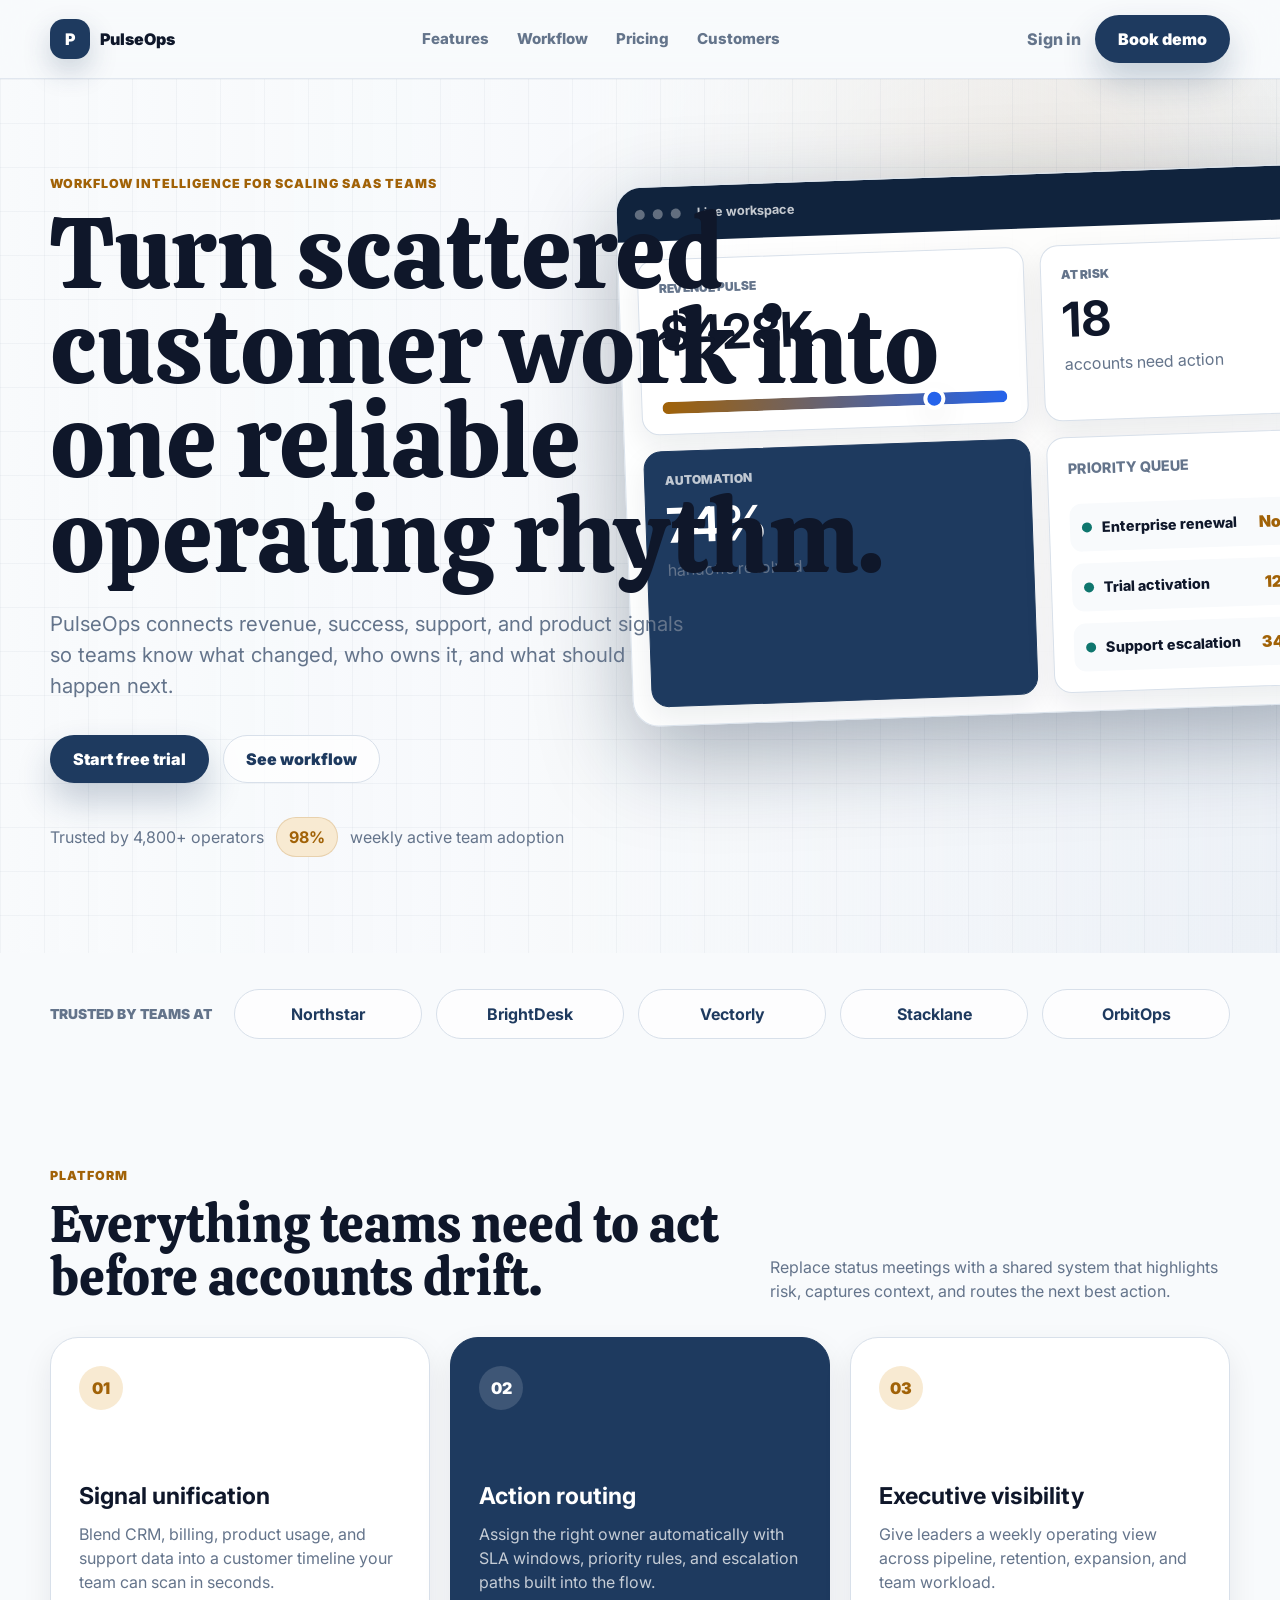
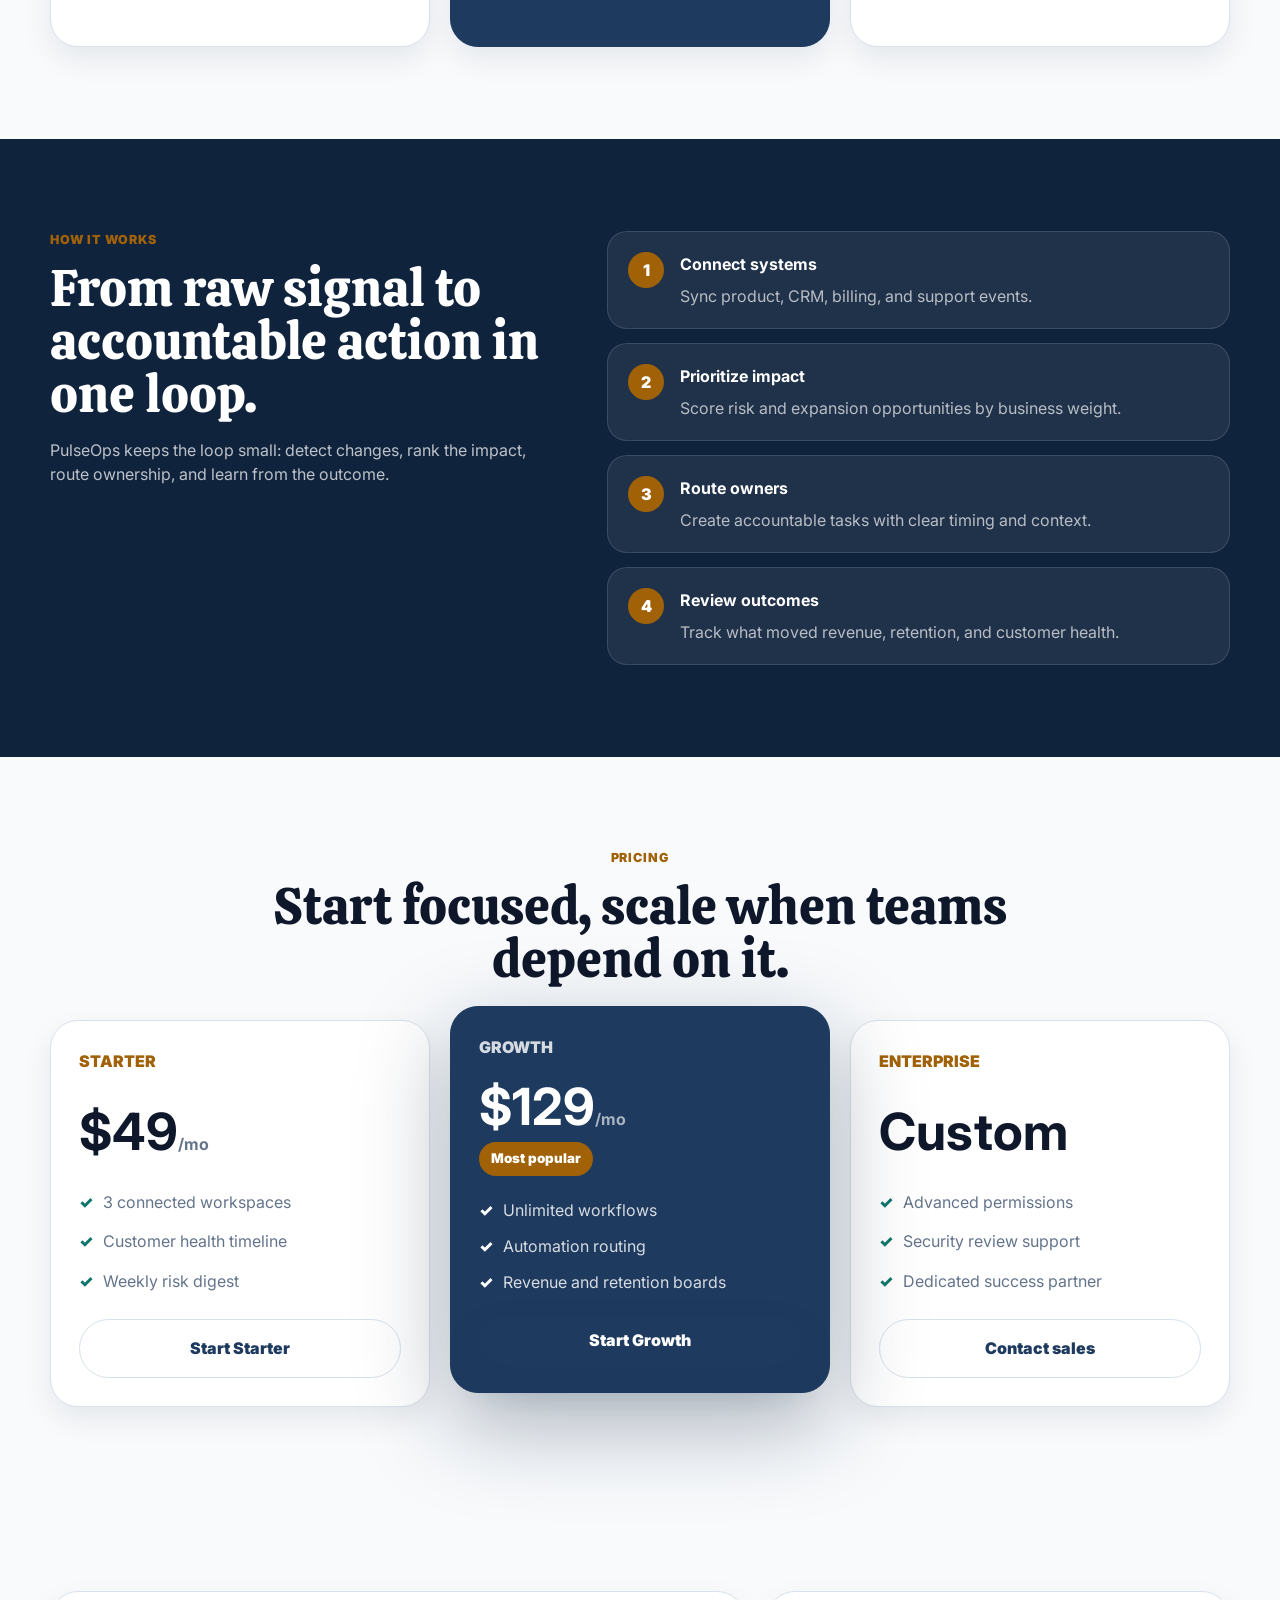
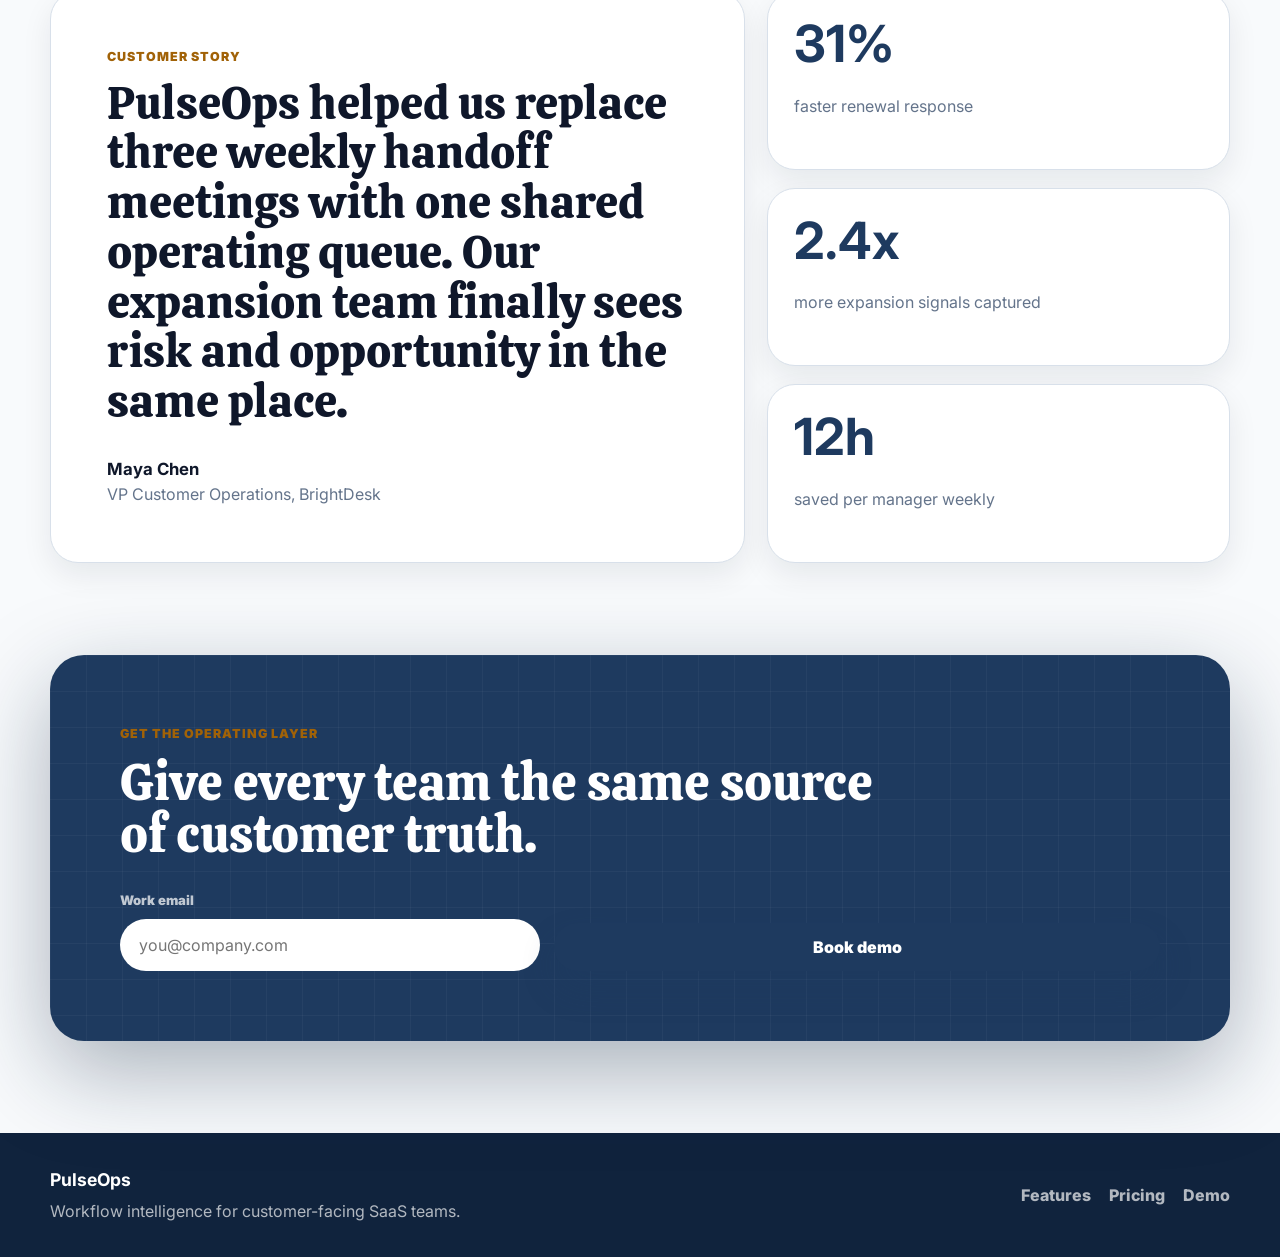
<file: Project5/frontend/index.html>
<!DOCTYPE html>
<html lang="en">
<head>
  <meta charset="UTF-8">
  <meta name="viewport" content="width=device-width, initial-scale=1.0">
  <title>PulseOps - Workflow Intelligence for SaaS Teams</title>
  <link rel="stylesheet" href="assets/css/reset.css">
  <link rel="stylesheet" href="assets/css/variables.css">
  <link rel="stylesheet" href="assets/css/base.css">
  <link rel="stylesheet" href="assets/css/navbar.css">
  <link rel="stylesheet" href="assets/css/hero.css">
  <link rel="stylesheet" href="assets/css/category.css">
  <link rel="stylesheet" href="assets/css/slider.css">
  <link rel="stylesheet" href="assets/css/card.css">
  <link rel="stylesheet" href="assets/css/footer.css">
  <link rel="stylesheet" href="assets/css/responsive.css">
</head>
<body>
  <header class="navbar" data-navbar>
    <div class="container navbar__inner">
      <a class="navbar__brand" href="#" aria-label="PulseOps home">
        <span class="navbar__logo">P</span>
        <span>PulseOps</span>
      </a>
      <nav class="navbar__menu" aria-label="Main navigation">
        <a href="#features">Features</a>
        <a href="#workflow">Workflow</a>
        <a href="#pricing">Pricing</a>
        <a href="#customers">Customers</a>
      </nav>
      <div class="navbar__actions">
        <a class="navbar__link" href="#pricing">Sign in</a>
        <a class="btn btn--primary" href="#demo">Book demo</a>
      </div>
    </div>
  </header>

  <main>
    <section class="hero">
      <div class="hero__visual" aria-hidden="true">
        <div class="product-shell">
          <div class="product-shell__bar">
            <span></span>
            <span></span>
            <span></span>
            <strong>Live workspace</strong>
          </div>
          <div class="product-shell__grid">
            <div class="panel panel--wide">
              <span class="panel__label">Revenue pulse</span>
              <strong>$428K</strong>
              <div class="chart-line"></div>
            </div>
            <div class="panel">
              <span class="panel__label">At risk</span>
              <strong>18</strong>
              <p>accounts need action</p>
            </div>
            <div class="panel panel--dark">
              <span class="panel__label">Automation</span>
              <strong>74%</strong>
              <p>handoffs resolved</p>
            </div>
            <div class="panel panel--list">
              <span class="panel__label">Priority queue</span>
              <div><b></b><span>Enterprise renewal</span><em>Now</em></div>
              <div><b></b><span>Trial activation</span><em>12m</em></div>
              <div><b></b><span>Support escalation</span><em>34m</em></div>
            </div>
          </div>
        </div>
      </div>

      <div class="container hero__content reveal is-visible">
        <p class="eyebrow">Workflow intelligence for scaling SaaS teams</p>
        <h1>Turn scattered customer work into one reliable operating rhythm.</h1>
        <p class="hero__subtitle">PulseOps connects revenue, success, support, and product signals so teams know what changed, who owns it, and what should happen next.</p>
        <div class="hero__actions">
          <a class="btn btn--primary" href="#demo">Start free trial</a>
          <a class="btn btn--secondary" href="#workflow">See workflow</a>
        </div>
        <div class="hero__proof" aria-label="Customer proof">
          <span>Trusted by 4,800+ operators</span>
          <strong>98%</strong>
          <span>weekly active team adoption</span>
        </div>
      </div>
    </section>

    <section class="proof container reveal" aria-label="Trusted companies">
      <span>Trusted by teams at</span>
      <div class="proof__logos">
        <strong>Northstar</strong>
        <strong>BrightDesk</strong>
        <strong>Vectorly</strong>
        <strong>Stacklane</strong>
        <strong>OrbitOps</strong>
      </div>
    </section>

    <section class="section container reveal" id="features">
      <div class="section-head">
        <div>
          <p class="eyebrow">Platform</p>
          <h2>Everything teams need to act before accounts drift.</h2>
        </div>
        <p>Replace status meetings with a shared system that highlights risk, captures context, and routes the next best action.</p>
      </div>
      <div class="feature-grid">
        <article class="feature-card">
          <span class="feature-card__icon">01</span>
          <h3>Signal unification</h3>
          <p>Blend CRM, billing, product usage, and support data into a customer timeline your team can scan in seconds.</p>
        </article>
        <article class="feature-card feature-card--accent">
          <span class="feature-card__icon">02</span>
          <h3>Action routing</h3>
          <p>Assign the right owner automatically with SLA windows, priority rules, and escalation paths built into the flow.</p>
        </article>
        <article class="feature-card">
          <span class="feature-card__icon">03</span>
          <h3>Executive visibility</h3>
          <p>Give leaders a weekly operating view across pipeline, retention, expansion, and team workload.</p>
        </article>
      </div>
    </section>

    <section class="section workflow reveal" id="workflow">
      <div class="container workflow__inner">
        <div>
          <p class="eyebrow">How it works</p>
          <h2>From raw signal to accountable action in one loop.</h2>
          <p>PulseOps keeps the loop small: detect changes, rank the impact, route ownership, and learn from the outcome.</p>
        </div>
        <div class="workflow-steps">
          <article><span>1</span><strong>Connect systems</strong><p>Sync product, CRM, billing, and support events.</p></article>
          <article><span>2</span><strong>Prioritize impact</strong><p>Score risk and expansion opportunities by business weight.</p></article>
          <article><span>3</span><strong>Route owners</strong><p>Create accountable tasks with clear timing and context.</p></article>
          <article><span>4</span><strong>Review outcomes</strong><p>Track what moved revenue, retention, and customer health.</p></article>
        </div>
      </div>
    </section>

    <section class="section container reveal" id="pricing">
      <div class="section-head section-head--center">
        <div>
          <p class="eyebrow">Pricing</p>
          <h2>Start focused, scale when teams depend on it.</h2>
        </div>
      </div>
      <div class="pricing-grid">
        <article class="price-card">
          <p>Starter</p>
          <strong>$49<span>/mo</span></strong>
          <ul>
            <li>3 connected workspaces</li>
            <li>Customer health timeline</li>
            <li>Weekly risk digest</li>
          </ul>
          <a class="btn btn--secondary" href="#demo">Start Starter</a>
        </article>
        <article class="price-card price-card--featured">
          <p>Growth</p>
          <strong>$129<span>/mo</span></strong>
          <small>Most popular</small>
          <ul>
            <li>Unlimited workflows</li>
            <li>Automation routing</li>
            <li>Revenue and retention boards</li>
          </ul>
          <a class="btn btn--primary" href="#demo">Start Growth</a>
        </article>
        <article class="price-card">
          <p>Enterprise</p>
          <strong>Custom</strong>
          <ul>
            <li>Advanced permissions</li>
            <li>Security review support</li>
            <li>Dedicated success partner</li>
          </ul>
          <a class="btn btn--secondary" href="#demo">Contact sales</a>
        </article>
      </div>
    </section>

    <section class="section testimonials container reveal" id="customers">
      <div class="testimonial-card">
        <p class="eyebrow">Customer story</p>
        <blockquote>PulseOps helped us replace three weekly handoff meetings with one shared operating queue. Our expansion team finally sees risk and opportunity in the same place.</blockquote>
        <div>
          <strong>Maya Chen</strong>
          <span>VP Customer Operations, BrightDesk</span>
        </div>
      </div>
      <div class="metric-stack" aria-label="Customer metrics">
        <article><strong>31%</strong><span>faster renewal response</span></article>
        <article><strong>2.4x</strong><span>more expansion signals captured</span></article>
        <article><strong>12h</strong><span>saved per manager weekly</span></article>
      </div>
    </section>

    <section class="final-cta" id="demo">
      <div class="container final-cta__inner reveal">
        <p class="eyebrow">Get the operating layer</p>
        <h2>Give every team the same source of customer truth.</h2>
        <form class="demo-form">
          <label>
            <span>Work email</span>
            <input type="email" placeholder="you@company.com" aria-label="Work email">
          </label>
          <button class="btn btn--primary" type="submit">Book demo</button>
        </form>
      </div>
    </section>
  </main>

  <footer class="footer">
    <div class="container footer__inner">
      <div>
        <strong>PulseOps</strong>
        <p>Workflow intelligence for customer-facing SaaS teams.</p>
      </div>
      <div class="footer__links">
        <a href="#features">Features</a>
        <a href="#pricing">Pricing</a>
        <a href="#demo">Demo</a>
      </div>
    </div>
  </footer>

  <script src="assets/js/slider.js"></script>
  <script src="assets/js/tabs.js"></script>
  <script src="assets/js/animation.js"></script>
  <script src="assets/js/app.js"></script>
</body>
</html>
</file>
<file: Project5/frontend/assets/css/variables.css>
@import url("https://fonts.googleapis.com/css2?family=Calistoga&family=Inter:wght@400;500;600;700;800;900&display=swap");

:root {
  --color-primary: #1e3a5f;
  --color-primary-dark: #10233d;
  --color-secondary: #2563eb;
  --color-accent: #a16207;
  --color-accent-soft: #f8ead2;
  --color-ink: #0f172a;
  --color-muted: #64748b;
  --color-soft: #f8fafc;
  --color-surface: #ffffff;
  --color-line: #d8e0ea;
  --color-white: #ffffff;
  --color-success: #0f766e;
  --radius-sm: 10px;
  --radius-md: 14px;
  --radius-lg: 20px;
  --radius-xl: 28px;
  --shadow-sm: 0 12px 30px rgba(15, 23, 42, 0.08);
  --shadow-md: 0 24px 70px rgba(15, 23, 42, 0.16);
  --shadow-dark: 0 30px 90px rgba(16, 35, 61, 0.34);
  --container: 1180px;
  --space-section: 92px;
  --transition: 220ms ease;
}
</file>
<file: Project5/frontend/assets/css/base.css>
html {
  scroll-behavior: smooth;
}

body {
  background: var(--color-soft);
  color: var(--color-ink);
  font-family: Inter, ui-sans-serif, system-ui, -apple-system, BlinkMacSystemFont, "Segoe UI", Arial, sans-serif;
  line-height: 1.5;
  overflow-x: hidden;
}

a {
  color: inherit;
  text-decoration: none;
}

.container {
  margin-inline: auto;
  width: min(var(--container), calc(100% - 40px));
}

.section {
  padding-block: var(--space-section);
}

.section-head {
  align-items: end;
  display: flex;
  gap: 28px;
  justify-content: space-between;
  margin-bottom: 34px;
}

.section-head > p {
  color: var(--color-muted);
  margin: 0;
  max-width: 460px;
}

.section-head--center {
  align-items: center;
  justify-content: center;
  text-align: center;
}

.section-head h2,
.workflow h2,
.final-cta h2 {
  font-family: Calistoga, Georgia, serif;
  font-size: clamp(2rem, 4vw, 4rem);
  font-weight: 400;
  letter-spacing: 0;
  line-height: 1.03;
  max-width: 760px;
}

.eyebrow {
  color: var(--color-accent);
  font-size: 0.78rem;
  font-weight: 900;
  letter-spacing: 0.08em;
  margin-bottom: 12px;
  text-transform: uppercase;
}

.btn {
  align-items: center;
  border: 1px solid transparent;
  border-radius: 999px;
  cursor: pointer;
  display: inline-flex;
  font-weight: 900;
  justify-content: center;
  min-height: 48px;
  padding: 0 22px;
  transition: background var(--transition), border-color var(--transition), box-shadow var(--transition), color var(--transition), transform var(--transition);
  white-space: nowrap;
}

.btn--primary {
  background: var(--color-primary);
  box-shadow: 0 18px 34px rgba(30, 58, 95, 0.24);
  color: var(--color-white);
}

.btn--secondary {
  background: rgba(255, 255, 255, 0.78);
  border-color: var(--color-line);
  color: var(--color-primary);
}

.btn:hover {
  box-shadow: var(--shadow-sm);
  transform: translateY(-2px);
}

.btn:focus-visible,
a:focus-visible,
button:focus-visible,
input:focus-visible {
  outline: 3px solid rgba(37, 99, 235, 0.28);
  outline-offset: 3px;
}

.reveal {
  opacity: 0;
  transform: translateY(22px);
  transition: opacity 520ms ease, transform 520ms ease;
}

.reveal.is-visible {
  opacity: 1;
  transform: translateY(0);
}

@media (prefers-reduced-motion: reduce) {
  *,
  *::before,
  *::after {
    animation-duration: 1ms !important;
    scroll-behavior: auto !important;
    transition-duration: 1ms !important;
  }

  .reveal {
    opacity: 1;
    transform: none;
  }
}
</file>
<file: Project5/frontend/assets/css/navbar.css>
.navbar {
  background: rgba(248, 250, 252, 0.82);
  backdrop-filter: blur(18px);
  border-bottom: 1px solid rgba(216, 224, 234, 0.72);
  position: sticky;
  top: 0;
  transition: box-shadow var(--transition), background var(--transition);
  z-index: 20;
}

.navbar.has-shadow {
  background: rgba(255, 255, 255, 0.92);
  box-shadow: var(--shadow-sm);
}

.navbar__inner {
  align-items: center;
  display: grid;
  gap: 20px;
  grid-template-columns: auto 1fr auto;
  min-height: 78px;
}

.navbar__brand,
.navbar__actions,
.navbar__menu {
  align-items: center;
  display: flex;
}

.navbar__brand {
  font-weight: 900;
  gap: 10px;
}

.navbar__logo {
  align-items: center;
  background: var(--color-primary);
  border-radius: 14px;
  box-shadow: 0 12px 28px rgba(30, 58, 95, 0.22);
  color: var(--color-white);
  display: inline-flex;
  font-weight: 900;
  height: 40px;
  justify-content: center;
  width: 40px;
}

.navbar__menu {
  color: var(--color-muted);
  font-size: 0.94rem;
  font-weight: 800;
  gap: 28px;
  justify-content: center;
}

.navbar__menu a,
.navbar__link {
  transition: color var(--transition);
}

.navbar__menu a:hover,
.navbar__link:hover {
  color: var(--color-primary);
}

.navbar__actions {
  gap: 14px;
}

.navbar__link {
  color: var(--color-muted);
  font-weight: 800;
}
</file>
<file: Project5/frontend/assets/css/hero.css>
.hero {
  align-items: center;
  background:
    linear-gradient(90deg, rgba(248, 250, 252, 0.98) 0%, rgba(248, 250, 252, 0.92) 46%, rgba(248, 250, 252, 0.2) 100%),
    radial-gradient(circle at 78% 18%, rgba(161, 98, 7, 0.18), transparent 34%),
    linear-gradient(135deg, #f8fafc 0%, #e9eef5 100%);
  display: grid;
  min-height: calc(100vh - 78px);
  overflow: hidden;
  position: relative;
}

.hero__visual {
  inset: 0;
  overflow: hidden;
  position: absolute;
}

.hero__visual::before {
  background-image:
    linear-gradient(rgba(30, 58, 95, 0.08) 1px, transparent 1px),
    linear-gradient(90deg, rgba(30, 58, 95, 0.08) 1px, transparent 1px);
  background-size: 44px 44px;
  content: "";
  inset: 0;
  opacity: 0.5;
  position: absolute;
}

.product-shell {
  background: rgba(255, 255, 255, 0.88);
  border: 1px solid rgba(216, 224, 234, 0.9);
  border-radius: 26px;
  box-shadow: var(--shadow-dark);
  max-width: 720px;
  overflow: hidden;
  position: absolute;
  right: clamp(-240px, -5vw, -20px);
  top: 96px;
  transform: rotate(-2deg);
  width: min(58vw, 720px);
}

.product-shell__bar {
  align-items: center;
  background: var(--color-primary-dark);
  color: rgba(255, 255, 255, 0.76);
  display: flex;
  gap: 8px;
  min-height: 54px;
  padding: 0 18px;
}

.product-shell__bar span {
  background: rgba(255, 255, 255, 0.34);
  border-radius: 50%;
  height: 10px;
  width: 10px;
}

.product-shell__bar strong {
  font-size: 0.8rem;
  margin-left: 8px;
}

.product-shell__grid {
  display: grid;
  gap: 16px;
  grid-template-columns: 1.25fr 0.9fr;
  padding: 18px;
}

.panel {
  background: var(--color-surface);
  border: 1px solid var(--color-line);
  border-radius: 18px;
  box-shadow: var(--shadow-sm);
  min-height: 150px;
  padding: 20px;
}

.panel--wide,
.panel--list {
  grid-column: span 1;
}

.panel--dark {
  background: var(--color-primary);
  border-color: var(--color-primary);
  color: var(--color-white);
}

.panel__label {
  color: var(--color-muted);
  display: block;
  font-size: 0.76rem;
  font-weight: 900;
  margin-bottom: 12px;
  text-transform: uppercase;
}

.panel--dark .panel__label,
.panel--dark p {
  color: rgba(255, 255, 255, 0.72);
}

.panel strong {
  display: block;
  font-size: clamp(1.8rem, 4vw, 3rem);
  line-height: 1;
}

.panel p {
  color: var(--color-muted);
  margin-top: 8px;
}

.chart-line {
  background:
    linear-gradient(90deg, var(--color-accent), var(--color-secondary)),
    linear-gradient(var(--color-line), var(--color-line));
  border-radius: 999px;
  height: 12px;
  margin-top: 44px;
  position: relative;
}

.chart-line::after {
  background: var(--color-secondary);
  border: 4px solid var(--color-white);
  border-radius: 50%;
  box-shadow: var(--shadow-sm);
  content: "";
  height: 22px;
  position: absolute;
  right: 18%;
  top: 50%;
  transform: translateY(-50%);
  width: 22px;
}

.panel--list {
  display: grid;
  gap: 12px;
}

.panel--list div {
  align-items: center;
  background: var(--color-soft);
  border-radius: 12px;
  display: grid;
  gap: 10px;
  grid-template-columns: auto 1fr auto;
  padding: 12px;
}

.panel--list b {
  background: var(--color-success);
  border-radius: 999px;
  height: 10px;
  width: 10px;
}

.panel--list span {
  font-size: 0.9rem;
  font-weight: 800;
}

.panel--list em {
  color: var(--color-accent);
  font-style: normal;
  font-weight: 900;
}

.hero__content {
  padding-block: 96px;
  position: relative;
  z-index: 1;
}

.hero h1 {
  font-family: Calistoga, Georgia, serif;
  font-size: clamp(3rem, 7.8vw, 7.3rem);
  font-weight: 400;
  letter-spacing: 0;
  line-height: 0.95;
  max-width: 900px;
}

.hero__subtitle {
  color: var(--color-muted);
  font-size: clamp(1.05rem, 1.6vw, 1.28rem);
  margin-top: 24px;
  max-width: 640px;
}

.hero__actions {
  display: flex;
  flex-wrap: wrap;
  gap: 14px;
  margin-top: 34px;
}

.hero__proof {
  align-items: center;
  color: var(--color-muted);
  display: flex;
  flex-wrap: wrap;
  gap: 12px;
  margin-top: 34px;
}

.hero__proof strong {
  background: var(--color-accent-soft);
  border: 1px solid rgba(161, 98, 7, 0.18);
  border-radius: 999px;
  color: var(--color-accent);
  padding: 7px 12px;
}
</file>
<file: Project5/frontend/assets/css/category.css>
.proof {
  align-items: center;
  display: grid;
  gap: 22px;
  grid-template-columns: auto 1fr;
  padding-block: 36px;
}

.proof > span {
  color: var(--color-muted);
  font-size: 0.86rem;
  font-weight: 900;
  text-transform: uppercase;
}

.proof__logos {
  align-items: center;
  display: grid;
  gap: 14px;
  grid-template-columns: repeat(5, 1fr);
}

.proof__logos strong {
  background: rgba(255, 255, 255, 0.72);
  border: 1px solid var(--color-line);
  border-radius: 999px;
  color: var(--color-primary);
  padding: 12px 14px;
  text-align: center;
}
</file>
<file: Project5/frontend/assets/css/slider.css>
.slider-controls {
  display: flex;
  gap: 10px;
}

.icon-btn {
  align-items: center;
  background: var(--color-white);
  border: 1px solid var(--color-line);
  border-radius: 50%;
  box-shadow: var(--shadow-sm);
  color: var(--color-primary);
  display: inline-flex;
  font-size: 1.1rem;
  font-weight: 900;
  height: 42px;
  justify-content: center;
  width: 42px;
}

.slider-track {
  display: flex;
  gap: 18px;
  overflow-x: auto;
  overscroll-behavior-x: contain;
  padding: 4px 2px 24px;
  scroll-behavior: smooth;
  scroll-snap-type: x mandatory;
  scrollbar-width: none;
}

.slider-track::-webkit-scrollbar {
  display: none;
}

.slider-track > * {
  scroll-snap-align: start;
}

.slider-track.is-dragging {
  cursor: grabbing;
  scroll-behavior: auto;
  scroll-snap-type: none;
}

.hotel-track {
  --visible: 5;
}
</file>
<file: Project5/frontend/assets/css/card.css>
.feature-grid,
.pricing-grid {
  display: grid;
  gap: 20px;
  grid-template-columns: repeat(3, 1fr);
}

.feature-card,
.price-card,
.testimonial-card,
.metric-stack article {
  background: var(--color-surface);
  border: 1px solid var(--color-line);
  border-radius: var(--radius-xl);
  box-shadow: var(--shadow-sm);
}

.feature-card {
  min-height: 310px;
  padding: 28px;
  transition: box-shadow var(--transition), transform var(--transition);
}

.feature-card:hover,
.price-card:hover {
  box-shadow: var(--shadow-md);
  transform: translateY(-4px);
}

.feature-card--accent {
  background: var(--color-primary);
  border-color: var(--color-primary);
  color: var(--color-white);
}

.feature-card__icon {
  align-items: center;
  background: var(--color-accent-soft);
  border-radius: 999px;
  color: var(--color-accent);
  display: inline-flex;
  font-weight: 900;
  height: 44px;
  justify-content: center;
  margin-bottom: 74px;
  width: 44px;
}

.feature-card--accent .feature-card__icon {
  background: rgba(255, 255, 255, 0.14);
  color: var(--color-white);
}

.feature-card h3 {
  font-size: 1.45rem;
  line-height: 1.1;
  margin-bottom: 12px;
}

.feature-card p,
.price-card li,
.testimonial-card span,
.metric-stack span {
  color: var(--color-muted);
}

.feature-card--accent p {
  color: rgba(255, 255, 255, 0.74);
}

.workflow {
  background: var(--color-primary-dark);
  color: var(--color-white);
}

.workflow__inner {
  align-items: start;
  display: grid;
  gap: 48px;
  grid-template-columns: 0.9fr 1.1fr;
}

.workflow__inner > div > p:not(.eyebrow) {
  color: rgba(255, 255, 255, 0.72);
  margin-top: 18px;
  max-width: 520px;
}

.workflow-steps {
  display: grid;
  gap: 14px;
}

.workflow-steps article {
  align-items: start;
  background: rgba(255, 255, 255, 0.07);
  border: 1px solid rgba(255, 255, 255, 0.12);
  border-radius: var(--radius-lg);
  display: grid;
  gap: 8px 16px;
  grid-template-columns: auto 1fr;
  padding: 20px;
}

.workflow-steps span {
  align-items: center;
  background: var(--color-accent);
  border-radius: 50%;
  display: inline-flex;
  font-weight: 900;
  grid-row: span 2;
  height: 36px;
  justify-content: center;
  width: 36px;
}

.workflow-steps p {
  color: rgba(255, 255, 255, 0.68);
}

.price-card {
  display: grid;
  gap: 22px;
  padding: 28px;
  transition: box-shadow var(--transition), transform var(--transition);
}

.price-card--featured {
  background: var(--color-primary);
  border-color: var(--color-primary);
  box-shadow: var(--shadow-dark);
  color: var(--color-white);
  transform: translateY(-14px);
}

.price-card p {
  color: var(--color-accent);
  font-weight: 900;
  margin: 0;
  text-transform: uppercase;
}

.price-card--featured p,
.price-card--featured li {
  color: rgba(255, 255, 255, 0.82);
}

.price-card strong {
  font-size: clamp(2.1rem, 4vw, 3.5rem);
  line-height: 1;
}

.price-card strong span {
  color: var(--color-muted);
  font-size: 1rem;
}

.price-card--featured strong span {
  color: rgba(255, 255, 255, 0.62);
}

.price-card small {
  background: var(--color-accent);
  border-radius: 999px;
  color: var(--color-white);
  font-weight: 900;
  justify-self: start;
  margin-top: -12px;
  padding: 7px 12px;
}

.price-card ul {
  display: grid;
  gap: 12px;
  list-style: none;
  margin: 0;
  padding: 0;
}

.price-card li::before {
  color: var(--color-success);
  content: "✓";
  font-weight: 900;
  margin-right: 10px;
}

.price-card--featured li::before {
  color: var(--color-white);
}

.testimonials {
  align-items: stretch;
  display: grid;
  gap: 22px;
  grid-template-columns: 1.2fr 0.8fr;
}

.testimonial-card {
  padding: clamp(28px, 5vw, 56px);
}

.testimonial-card blockquote {
  font-family: Calistoga, Georgia, serif;
  font-size: clamp(1.8rem, 3.6vw, 3.6rem);
  line-height: 1.08;
  margin: 0 0 30px;
}

.testimonial-card strong {
  display: block;
  font-size: 1.05rem;
}

.metric-stack {
  display: grid;
  gap: 18px;
}

.metric-stack article {
  display: grid;
  padding: 26px;
}

.metric-stack strong {
  color: var(--color-primary);
  font-size: clamp(2rem, 4vw, 3.6rem);
  line-height: 1;
}

.final-cta {
  padding: 0 20px 92px;
}

.final-cta__inner {
  background: var(--color-primary);
  border-radius: 34px;
  box-shadow: var(--shadow-dark);
  color: var(--color-white);
  overflow: hidden;
  padding: clamp(34px, 6vw, 70px);
  position: relative;
}

.final-cta__inner::after {
  background-image:
    linear-gradient(rgba(255, 255, 255, 0.08) 1px, transparent 1px),
    linear-gradient(90deg, rgba(255, 255, 255, 0.08) 1px, transparent 1px);
  background-size: 36px 36px;
  content: "";
  inset: 0;
  opacity: 0.5;
  position: absolute;
}

.final-cta__inner > * {
  position: relative;
  z-index: 1;
}

.final-cta h2 {
  max-width: 760px;
}

.demo-form {
  align-items: end;
  display: grid;
  gap: 14px;
  grid-template-columns: minmax(220px, 420px) auto;
  margin-top: 30px;
}

.demo-form label {
  display: grid;
  gap: 8px;
}

.demo-form span {
  color: rgba(255, 255, 255, 0.72);
  font-size: 0.82rem;
  font-weight: 900;
}

.demo-form input {
  border: 1px solid rgba(255, 255, 255, 0.16);
  border-radius: 999px;
  min-height: 52px;
  padding: 0 18px;
}
</file>
<file: Project5/frontend/assets/css/footer.css>
.footer {
  background: var(--color-primary-dark);
  color: var(--color-white);
  padding-block: 34px;
}

.footer__inner {
  align-items: center;
  display: flex;
  gap: 24px;
  justify-content: space-between;
}

.footer strong {
  display: block;
  font-size: 1.1rem;
  margin-bottom: 6px;
}

.footer p,
.footer a {
  color: rgba(255, 255, 255, 0.68);
}

.footer__links {
  display: flex;
  flex-wrap: wrap;
  gap: 18px;
}

.footer a {
  font-weight: 800;
  transition: color var(--transition);
}

.footer a:hover {
  color: var(--color-white);
}
</file>
<file: Project5/frontend/assets/css/responsive.css>
@media (max-width: 1100px) {
  .navbar__menu {
    display: none;
  }

  .product-shell {
    opacity: 0.42;
    right: -260px;
    width: 760px;
  }

  .feature-grid,
  .pricing-grid {
    grid-template-columns: 1fr;
  }

  .price-card--featured {
    transform: none;
  }

  .workflow__inner,
  .testimonials {
    grid-template-columns: 1fr;
  }
}

@media (max-width: 760px) {
  :root {
    --space-section: 64px;
  }

  .container {
    width: min(100% - 28px, var(--container));
  }

  .navbar__inner {
    grid-template-columns: 1fr auto;
    min-height: 70px;
  }

  .navbar__link {
    display: none;
  }

  .hero {
    min-height: auto;
  }

  .hero__content {
    padding-block: 72px;
  }

  .hero h1 {
    font-size: clamp(3rem, 16vw, 4.9rem);
  }

  .product-shell {
    bottom: -170px;
    opacity: 0.24;
    right: -420px;
    top: auto;
    width: 720px;
  }

  .proof {
    grid-template-columns: 1fr;
  }

  .proof__logos {
    grid-template-columns: repeat(2, 1fr);
  }

  .section-head {
    align-items: start;
    flex-direction: column;
  }

  .feature-card {
    min-height: auto;
  }

  .feature-card__icon {
    margin-bottom: 42px;
  }

  .demo-form {
    grid-template-columns: 1fr;
  }

  .footer__inner {
    align-items: flex-start;
    flex-direction: column;
  }
}

@media (max-width: 460px) {
  .navbar__actions .btn {
    min-height: 44px;
    padding-inline: 16px;
  }

  .hero__actions {
    align-items: stretch;
    flex-direction: column;
  }

  .hero__actions .btn {
    width: 100%;
  }

  .proof__logos {
    grid-template-columns: 1fr;
  }

  .price-card,
  .feature-card,
  .testimonial-card,
  .metric-stack article {
    border-radius: 20px;
    padding: 22px;
  }

  .final-cta {
    padding-inline: 14px;
  }

  .final-cta__inner {
    border-radius: 24px;
  }
}
</file>
